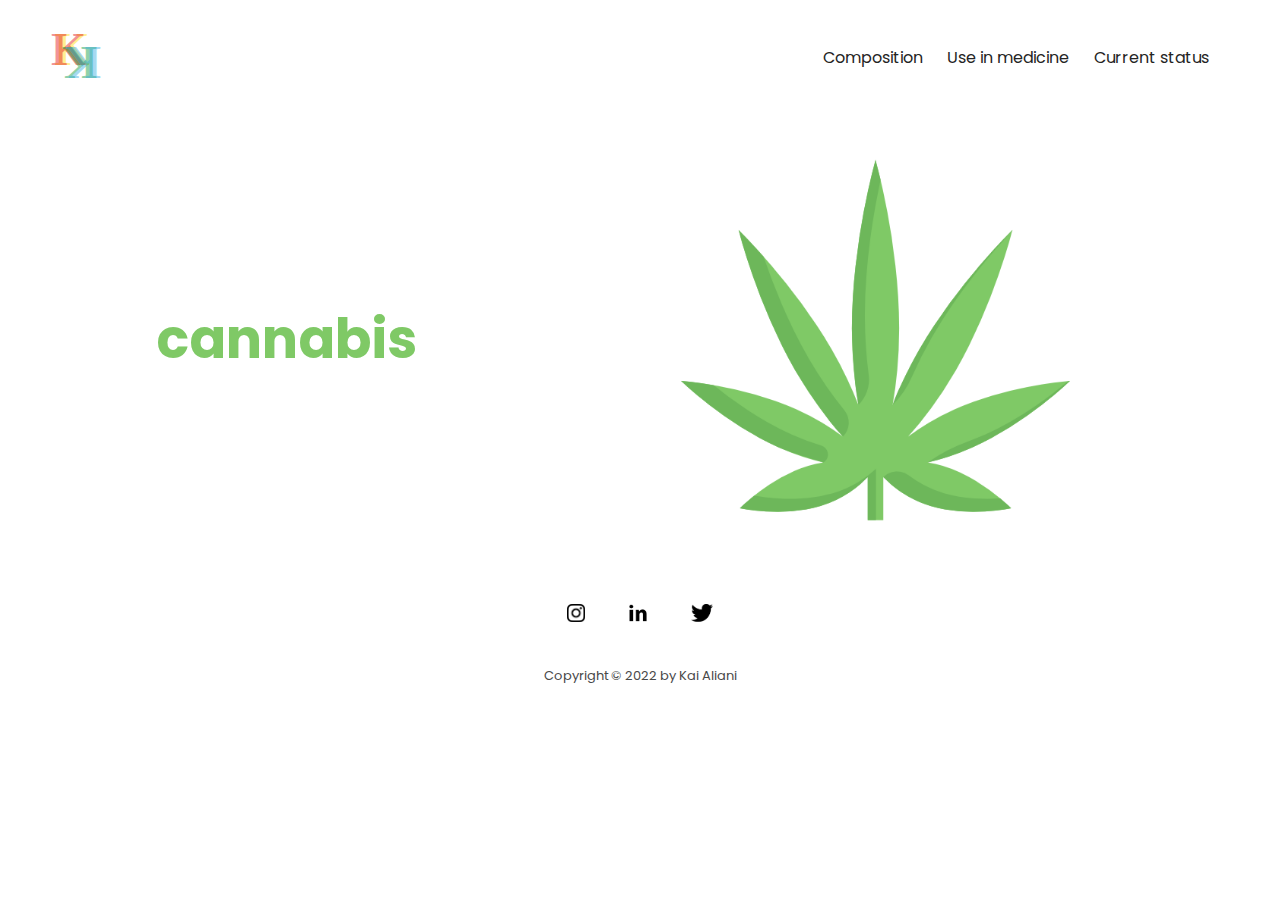
<file: index.html>
<!DOCTYPE html>
<html lang="en">
<head>
    <meta charset="UTF-8">
    <meta http-equiv="X-UA-Compatible" content="IE=edge">
    <meta name="viewport" content="width=device-width, initial-scale=1.0">
    <title>Cannabis</title>
    <link rel="stylesheet" href="style.css">
    <link rel="preconnect" href="https://fonts.googleapis.com">
    <link rel="preconnect" href="https://fonts.gstatic.com" crossorigin>
    <link href="https://fonts.googleapis.com/css2?family=Poppins:wght@400;500;600&display=swap" rel="stylesheet">
    <link rel="apple-touch-icon" sizes="180x180" href="/apple-touch-icon.png">
    <link rel="icon" type="image/png" sizes="32x32" href="/favicon-32x32.png">
    <link rel="icon" type="image/png" sizes="16x16" href="/favicon-16x16.png">
    <link rel="manifest" href="/site.webmanifest">
    <link rel="mask-icon" href="/safari-pinned-tab.svg" color="#5bbad5">
    <meta name="msapplication-TileColor" content="#da532c">
    <meta name="theme-color" content="#ffffff">
</head>
<body>
    
    <div class="container">
        <div class="navbar">
            <a href="index.html"><img src="logo-7.svg" class="logo" alt="logo"></a>
            <nav class="nav1">
                <ul>
                    <li><a href="composition.html">Composition</a></li>
                    <li><a href="medicine.html">Use in medicine</a></li>
                    <li><a href="current-status.html">Current status</a></li>
                </ul>
            </nav>
        </div>

        <div class="row">
            <div class="col-1">
                <h2>cannabis</h2>
            </div>
            <div class="col-2">
                <img src="weed-leaf.svg" class="weedleaf" alt="weed-leaf">
            </div>
    </div>
    <footer>
        <div class="social-links">
            <a href="https://www.instagram.com/kai_aliani/" target=”_blank”><img src="insta-logo.svg" alt="instagram"></a>
            <a href="https://www.linkedin.com/in/kaialiani/" target=”_blank”><img src="linkedin-logo.svg" alt="linkedin"></a>
            <a href="https://twitter.com/kaianza" target=”_blank”><img src="twitter-logo.svg" alt="twitter"></a>
        </div>
        <p>Copyright © 2022 by Kai Aliani</p>
    </footer>
        
</body>
</html>
</file>
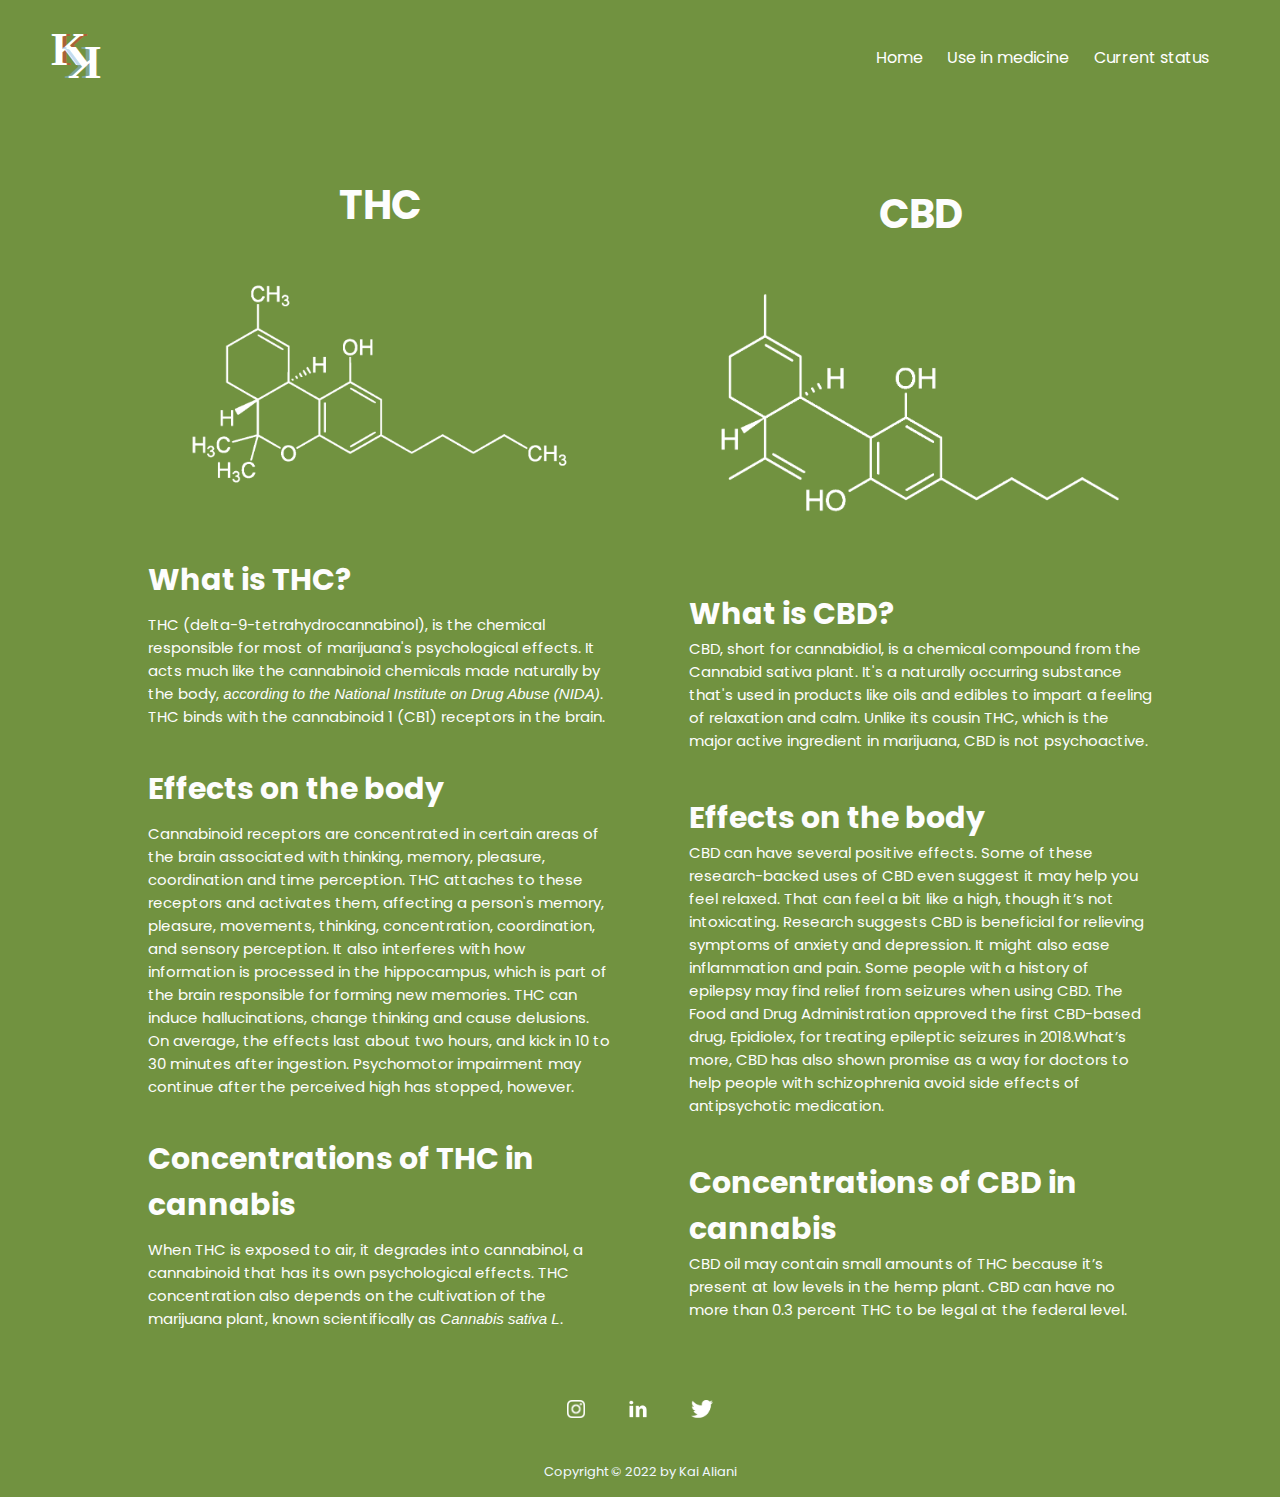
<file: composition.html>
<!DOCTYPE html>
<html lang="en">
<head>
    <meta charset="UTF-8">
    <meta http-equiv="X-UA-Compatible" content="IE=edge">
    <meta name="viewport" content="width=device-width, initial-scale=1.0">
    <title>Composition</title>
    <link rel="stylesheet" href="style.css">
    <link rel="preconnect" href="https://fonts.googleapis.com">
    <link rel="preconnect" href="https://fonts.gstatic.com" crossorigin>
    <link href="https://fonts.googleapis.com/css2?family=Poppins:wght@400;500;600&display=swap" rel="stylesheet">
    <link rel="apple-touch-icon" sizes="180x180" href="/apple-touch-icon.png">
    <link rel="icon" type="image/png" sizes="32x32" href="/favicon-32x32.png">
    <link rel="icon" type="image/png" sizes="16x16" href="/favicon-16x16.png">
    <link rel="manifest" href="/site.webmanifest">
    <link rel="mask-icon" href="/safari-pinned-tab.svg" color="#5bbad5">
    <meta name="msapplication-TileColor" content="#da532c">
    <meta name="theme-color" content="#ffffff">
</head>
<body style="background-color: #719240;">
     
    <div class="container">
        <div class="navbarcomp">
            <a href="index.html"><img src="logo-10.svg" class="logo" alt="logo"></a>
            <nav class="nav3">
                <ul>
                    <li><a href="index.html">Home</a></li>
                    <li><a href="medicine.html">Use in medicine</a></li>
                    <li><a href="current-status.html">Current status</a></li>
                </ul>
            </nav>
        </div>

        <div class="comprow">
            <div class="col-3">
                <h2>THC</h2>
                <img src="thc-1.svg" alt="thc">
                <h3>What is THC?</h3>
                <p>
                    THC (delta-9-tetrahydrocannabinol), is the chemical responsible for most of marijuana's psychological effects. It acts much like the cannabinoid chemicals made naturally by the body, <em>according to the National Institute on Drug Abuse (NIDA)</em>. THC binds with the cannabinoid 1 (CB1) receptors in the brain.
                </p>
                    <br>
                <h3>Effects on the body</h3>
                <p>
                    Cannabinoid receptors are concentrated in certain areas of the brain associated with thinking, memory, pleasure, coordination and time perception. THC attaches to these receptors and activates them, affecting a person's memory, pleasure, movements, thinking, concentration, coordination, and sensory perception. It also interferes with how information is processed in the hippocampus, which is part of the brain responsible for forming new memories. THC can induce hallucinations, change thinking and cause delusions. On average, the effects last about two hours, and kick in 10 to 30 minutes after ingestion. Psychomotor impairment may continue after the perceived high has stopped, however.
                </p>
                <br>
                <h3>Concentrations of THC in cannabis</h3>
                <p>
                    When THC is exposed to air, it degrades into cannabinol, a cannabinoid that has its own psychological effects. THC concentration also depends on the cultivation of the marijuana plant, known scientifically as <em>Cannabis sativa L</em>.
                </p>
            </div>
            <div class="col-4">
                <h2>CBD</h2>
            <img src="cbd.svg" alt="cbd">
            <h3>What is CBD?</h3>
            <p>
                CBD, short for cannabidiol, is a chemical compound from the Cannabid sativa plant. It's a naturally occurring substance that's used in products like oils and edibles to impart a feeling of relaxation and calm. Unlike its cousin THC, which is the major active ingredient in marijuana, CBD is not psychoactive.
            </p>
            <br>
            <h3>Effects on the body</h3>
            <p>
                CBD can have several positive effects. Some of these research-backed uses of CBD even suggest it may help you feel relaxed. That can feel a bit like a high, though it’s not intoxicating. Research suggests CBD is beneficial for relieving symptoms of anxiety and depression. It might also ease inflammation and pain. Some people with a history of epilepsy may find relief from seizures when using CBD. The Food and Drug Administration approved the first CBD-based drug, Epidiolex, for treating epileptic seizures in 2018.What’s more, CBD has also shown promise as a way for doctors to help people with schizophrenia avoid side effects of antipsychotic medication.
            </p>
            <br>
            <h3>Concentrations of CBD in cannabis</h3>
            <p>
                CBD oil may contain small amounts of THC because it’s present at low levels in the hemp plant. CBD can have no more than 0.3 percent THC to be legal at the federal level.
            </p>
            </div>
        </div>
    </div>
    <footer>
        <div class="social-links">
            <a href="https://www.instagram.com/kai_aliani/" target=”_blank”><img src="insta-logo-white.svg" alt="instagram"></a>
            <a href="https://www.linkedin.com/in/kaialiani/" target=”_blank”><img src="linkedin-logo-white.svg" alt="linkedin"></a>
            <a href="https://twitter.com/kaianza" target=”_blank”><img src="twitter-logo-white.svg" alt="twitter"></a>
        </div>
        <p style="color: aliceblue;">Copyright © 2022 by Kai Aliani</p>
    </footer>
</body>
</html>
</file>
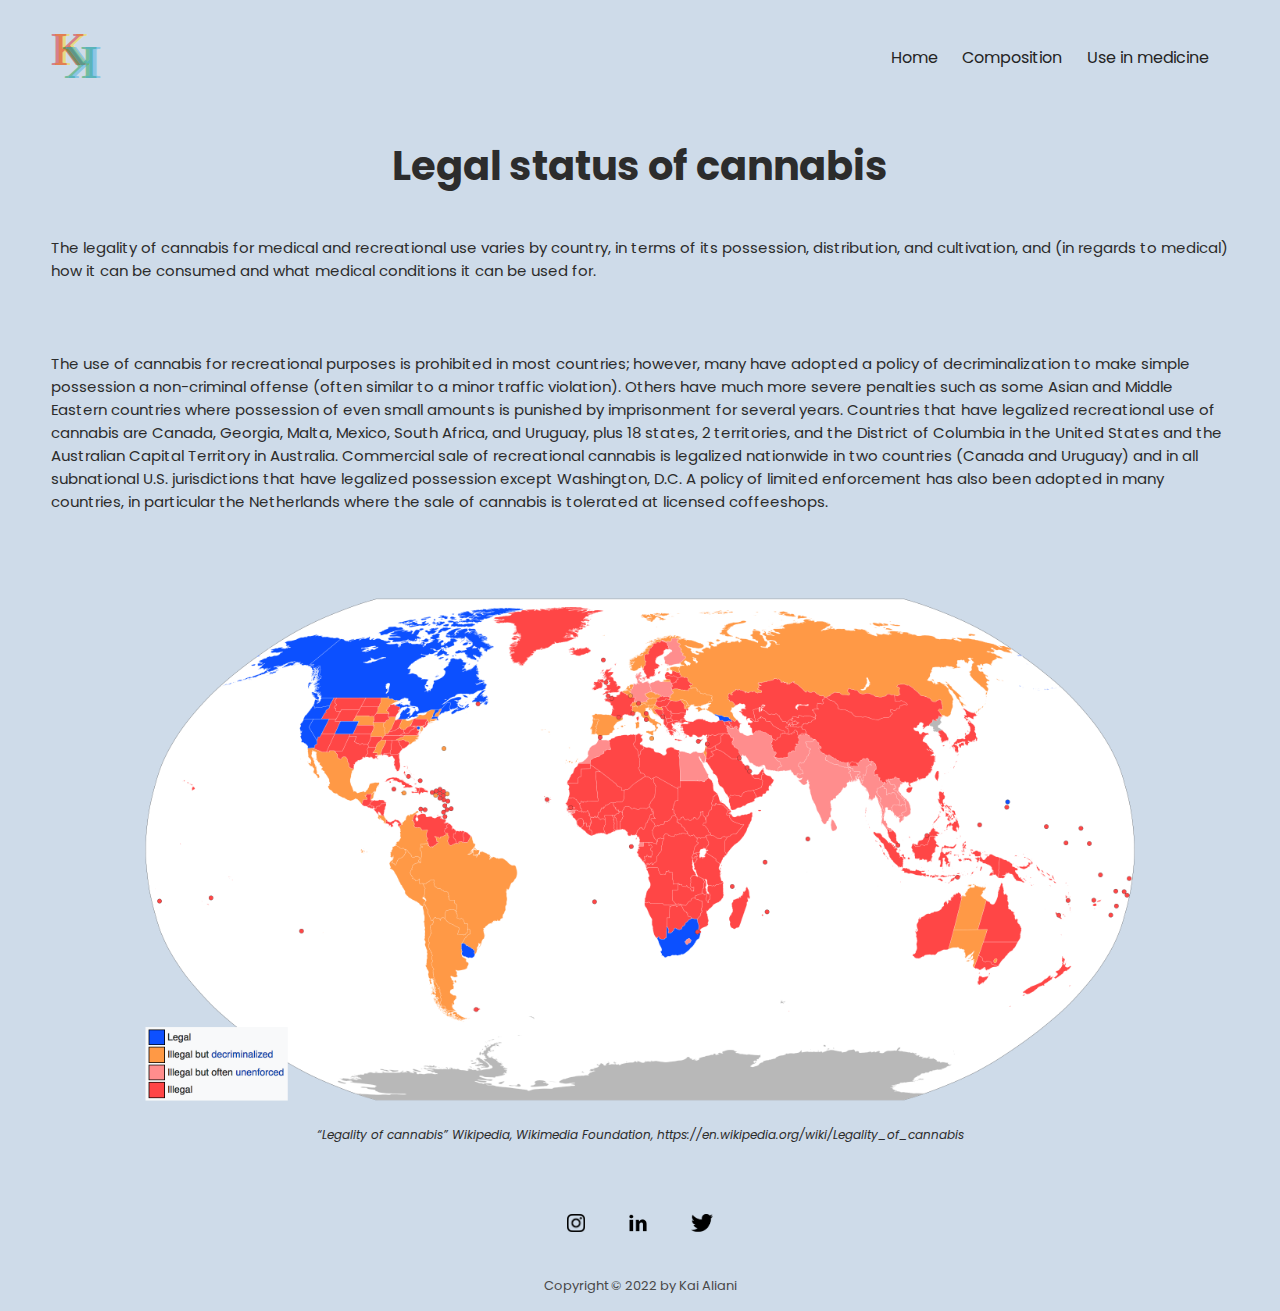
<file: current-status.html>
<!DOCTYPE html>
<html lang="en">
<head>
    <meta charset="UTF-8">
    <meta http-equiv="X-UA-Compatible" content="IE=edge">
    <meta name="viewport" content="width=device-width, initial-scale=1.0">
    <title>Current status</title>
    <link rel="stylesheet" href="style.css">
    <link rel="preconnect" href="https://fonts.googleapis.com">
    <link rel="preconnect" href="https://fonts.gstatic.com" crossorigin>
    <link href="https://fonts.googleapis.com/css2?family=Poppins:wght@400;500;600&display=swap" rel="stylesheet">
    <link rel="apple-touch-icon" sizes="180x180" href="/apple-touch-icon.png">
    <link rel="icon" type="image/png" sizes="32x32" href="/favicon-32x32.png">
    <link rel="icon" type="image/png" sizes="16x16" href="/favicon-16x16.png">
    <link rel="manifest" href="/site.webmanifest">
    <link rel="mask-icon" href="/safari-pinned-tab.svg" color="#5bbad5">
    <meta name="msapplication-TileColor" content="#da532c">
    <meta name="theme-color" content="#ffffff">
</head>
<body style="background-color: rgb(206, 219, 233);">
    
    <div class="container">
        <div class="navbar">
            <a href="index.html"><img src="logo-7.svg" class="logo" alt="logo"></a>
            <nav class="nav1">
                <ul>
                    <li><a href="index.html">Home</a></li>
                    <li><a href="composition.html">Composition</a></li>
                    <li><a href="medicine.html">Use in medicine</a></li>
                </ul>
            </nav>
        </div>

        <div class="statrow">
            <div class="col-6">
                <h2>Legal status of cannabis</h2>
                <p>The legality of cannabis for medical and recreational use varies by country, in terms of its possession, distribution, and cultivation, and (in regards to medical) how it can be consumed and what medical conditions it can be used for.
                </p>
                <p>
                    The use of cannabis for recreational purposes is prohibited in most countries; however, many have adopted a policy of decriminalization to make simple possession a non-criminal offense (often similar to a minor traffic violation). Others have much more severe penalties such as some Asian and Middle Eastern countries where possession of even small amounts is punished by imprisonment for several years. Countries that have legalized recreational use of cannabis are Canada, Georgia, Malta, Mexico, South Africa, and Uruguay, plus 18 states, 2 territories, and the District of Columbia in the United States and the Australian Capital Territory in Australia. Commercial sale of recreational cannabis is legalized nationwide in two countries (Canada and Uruguay) and in all subnational U.S. jurisdictions that have legalized possession except Washington, D.C. A policy of limited enforcement has also been adopted in many countries, in particular the Netherlands where the sale of cannabis is tolerated at licensed coffeeshops.
                </p>
                <fig>
                    <img src="cannamap.png" alt="cannabis-map">
                    <figcaption>“Legality of cannabis” Wikipedia, Wikimedia Foundation, https://en.wikipedia.org/wiki/Legality_of_cannabis</figcaption>
                </fig>
                
            </div>
        </div>
        <footer>
            <div class="social-links">
                <a href="https://www.instagram.com/kai_aliani/" target=”_blank”><img src="insta-logo.svg" alt="instagram"></a>
                <a href="https://www.linkedin.com/in/kaialiani/" target=”_blank”><img src="linkedin-logo.svg" alt="linkedin"></a>
                <a href="https://twitter.com/kaianza" target=”_blank”><img src="twitter-logo.svg" alt="twitter"></a>
            </div>
            <p>Copyright © 2022 by Kai Aliani</p>
        </footer>
    </div>
</body>
</html>
</file>
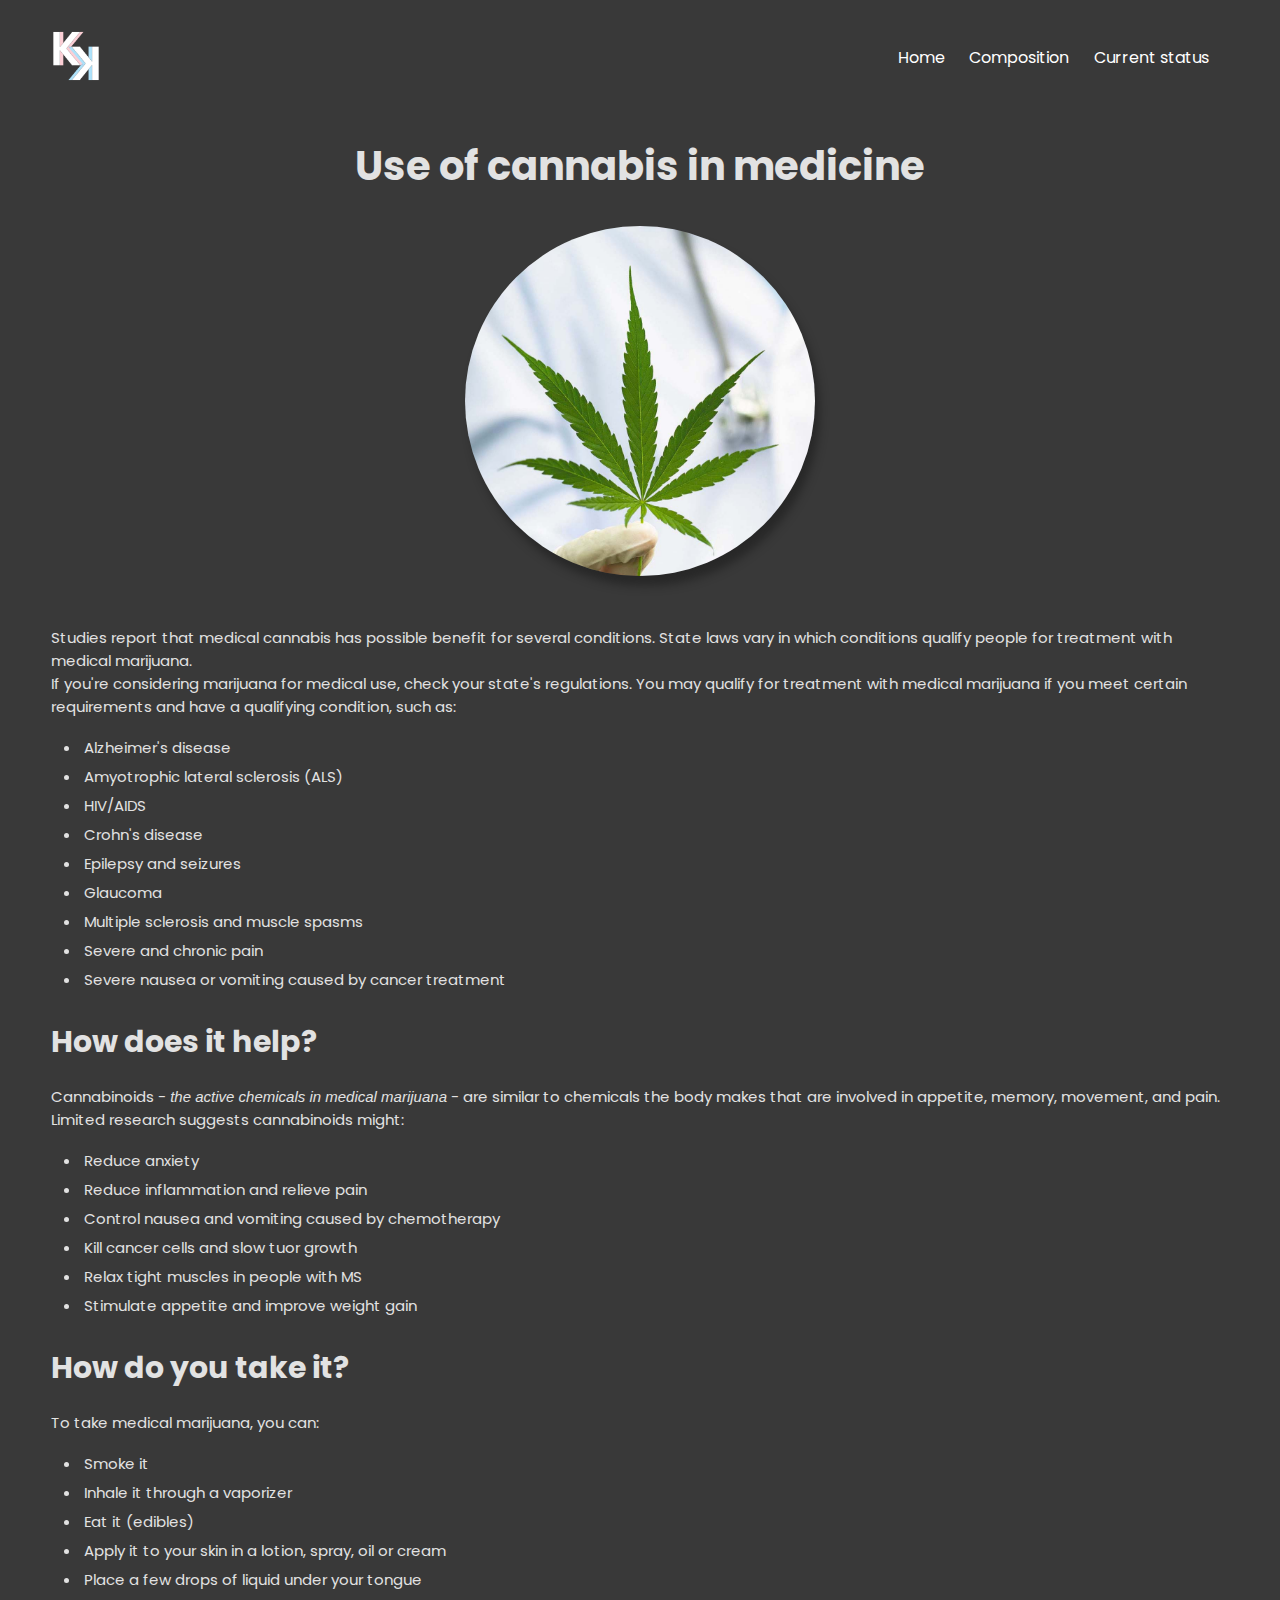
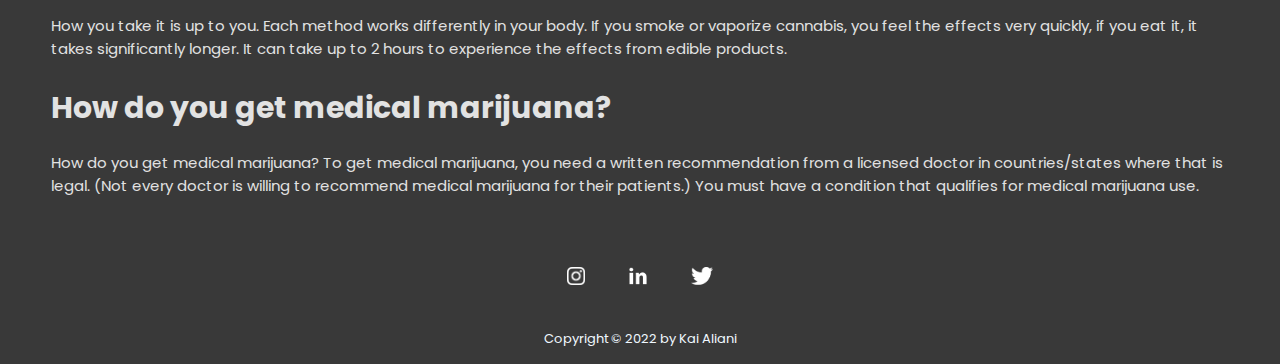
<file: medicine.html>
<!DOCTYPE html>
<html lang="en">
<head>
    <meta charset="UTF-8">
    <meta http-equiv="X-UA-Compatible" content="IE=edge">
    <meta name="viewport" content="width=device-width, initial-scale=1.0">
    <title>Use in medicine</title>
    <link rel="stylesheet" href="style.css">
    <link rel="preconnect" href="https://fonts.googleapis.com">
    <link rel="preconnect" href="https://fonts.gstatic.com" crossorigin>
    <link href="https://fonts.googleapis.com/css2?family=Poppins:wght@400;500;600&display=swap" rel="stylesheet">
    <link rel="apple-touch-icon" sizes="180x180" href="/apple-touch-icon.png">
    <link rel="icon" type="image/png" sizes="32x32" href="/favicon-32x32.png">
    <link rel="icon" type="image/png" sizes="16x16" href="/favicon-16x16.png">
    <link rel="manifest" href="/site.webmanifest">
    <link rel="mask-icon" href="/safari-pinned-tab.svg" color="#5bbad5">
    <meta name="msapplication-TileColor" content="#da532c">
    <meta name="theme-color" content="#ffffff">
</head>
<body style="background-color: #393939;">
    
    <div class="container">
        <div class="navbar">
            <a href="index.html"><img src="logo-4.svg" class="logo" alt="logo"></a>
            
            <nav class="nav2">
                <ul>
                    <li><a href="index.html">Home</a></li>
                    <li><a href="composition.html">Composition</a></li>
                    <li><a href="current-status.html">Current status</a></li>
                </ul>
            </nav>
        </div>

        <div class="medrow">
            <div class="col-5">
                <h2>Use of cannabis in medicine</h2>
                <img src="medicine.jpg" alt="medicine">
                <p>
                    Studies report that medical cannabis has possible benefit for several conditions. State laws vary in which conditions qualify people for treatment with medical marijuana. <br> If you're considering marijuana for medical use, check your state's regulations.
                    You may qualify for treatment with medical marijuana if you meet certain requirements and have a qualifying condition, such as:</p>
                    <ul>
                        <li>Alzheimer's disease</li>
                        <li>Amyotrophic lateral sclerosis (ALS)</li>
                        <li>HIV/AIDS</li>
                        <li>Crohn's disease</li>
                        <li>Epilepsy and seizures</li>
                        <li>Glaucoma</li>
                        <li>Multiple sclerosis and muscle spasms</li>
                        <li>Severe and chronic pain</li>
                        <li>Severe nausea or vomiting caused by cancer treatment</li>
                    </ul>
                <h3>How does it help?</h3>
                <p>
                    Cannabinoids - <em>the active chemicals in medical marijuana</em> - are similar to chemicals the body makes that are involved in appetite, memory, movement, and pain.
                    Limited research suggests cannabinoids might:</p>
                    <ul>
                        <li>Reduce anxiety</li>
                        <li>Reduce inflammation and relieve pain</li>
                        <li>Control nausea and vomiting caused by chemotherapy</li>
                        <li>Kill cancer cells and slow tuor growth</li>
                        <li>Relax tight muscles in people with MS</li>
                        <li>Stimulate appetite and improve weight gain</li>
                    </ul>
                <h3>How do you take it?</h3>
                <p>
                    To take medical marijuana, you can:</p>
                    <ul>
                        <li>Smoke it</li>
                        <li>Inhale it through a vaporizer</li>
                        <li>Eat it (edibles)</li>
                        <li>Apply it to your skin in a lotion, spray, oil or cream</li>
                        <li>Place a few drops of liquid under your tongue</li>
                    </ul>
                <p>
                    How you take it is up to you. Each method works differently in your body. If you smoke or vaporize cannabis, you feel the effects very quickly, if you eat it, it takes significantly longer. It can take up to 2 hours to experience the effects from edible products.
                </p>
                <h3>How do you get medical marijuana?</h3>
                <p>
                    How do you get medical marijuana? To get medical marijuana, you need a written recommendation from a licensed doctor in countries/states where that is legal. (Not every doctor is willing to recommend medical marijuana for their patients.) You must have a condition that qualifies for medical marijuana use. 
                </p>
            </div>
    </div>

    <footer>
        <div class="social-links">
            <a href="https://www.instagram.com/kai_aliani/" target=”_blank”><img src="insta-logo-white.svg" alt="instagram"></a>
            <a href="https://www.linkedin.com/in/kaialiani/" target=”_blank”><img src="linkedin-logo-white.svg" alt="linkedin"></a>
            <a href="https://twitter.com/kaianza" target=”_blank”><img src="twitter-logo-white.svg" alt="twitter"></a>
        </div>
        <p style="color: aliceblue;">Copyright © 2022 by Kai Aliani</p>
    </footer>
</body>
</html>
</file>
<file: style.css>
*{
    margin: 0;
    padding: 0;
    font-family: sans-serif;
}

.container {
    width: 100%;
    min-height: 100vh;
    padding-left: 4%;
    padding-right: 4%;
    box-sizing: border-box;
    overflow: hidden;
    font-family: 'Poppins', sans-serif;
}

.navbar {
    width: 100%;
    display: flex;
    align-items: center;
}

.navbarcomp {
    width: 100%;
    display: flex;
    align-items: center;
}

.logo {
    width: 50px;
    margin: 20px 0;
}

nav {
    flex: 1;
    text-align: right;
}

nav ul li {
    list-style: none;
    display: inline-block;
    margin-right: 20px;
}

.nav1 ul li a {
    text-decoration: none;
    color: rgb(36, 36, 36);
    font-size: 16px;
    font-family: 'Poppins', sans-serif;
}

.nav2 ul li a {
    text-decoration: none;
    color: rgb(255, 255, 255);
    font-size: 16px;
    font-family: 'Poppins', sans-serif;
}

nav ul li a:hover {
    color: rgb(91, 165, 42);
}

.nav3 ul li a:hover {
    color: rgb(50, 70, 37);
}

.nav3 ul li a {
    text-decoration: none;
    color: rgb(255, 255, 255);
    font-size: 16px;
    font-family: 'Poppins', sans-serif;
}

.row {
    display: flex;
    justify-content: space-between;
    align-items: center;
    margin-top: 30px;
}

.comprow {
    display: flex;
    justify-content: space-evenly;
    align-items: center;
    margin-left: 20px;
    margin-top: 5%;
}

.medrow {
    display: flex;
    justify-content: space-between;
    align-items: center;
}

.statrow {
    display: flex;
    justify-content: space-between;
    align-items: center;
}

footer {margin-top: 50px;
}

footer p {
    font-size: 13px;
    font-family: 'Poppins', sans-serif;
    color: rgb(73, 73, 73);
    padding-top: 20px;
    text-align: center;
    padding-bottom: 15px;
}

.col-1 {
    flex-basis: 40%;
    position: relative;
}

.col-1 h2 {
    font-size: 54px;
    font-family: 'Poppins', sans-serif;
    color: #7FC966;
    text-align: center;
}

.col-2 {
    position: relative;
    flex-basis: 60%;
    display: flex;
    align-items: center;
    justify-content: center;
}

.col-2 .weedleaf {
    width: 55%;
}

.col-3 {
    flex-basis: 40%;
    position: relative;
}

.col-3 h2 {
    font-size: 40px;
    font-family: 'Poppins', sans-serif;
    color: rgb(253, 253, 253);
    text-align: center;
}

.col-3 h3{
    font-size: 30px;
    font-family: 'Poppins', sans-serif;
    color: rgb(253, 253, 253);
    padding-bottom: 10px;
    padding-top: 20px;
}

.col-3 p {
    font-size: 15px;
    font-family: 'Poppins', sans-serif;
    color: rgb(253, 253, 253);
}

.col-3 img {
    width: 100%;
    padding-top: 20px;
    padding-bottom: 20px;
}
.col-4 {
    flex-basis: 40%;
    position: relative;
}

.col-4 h2 {
    font-size: 40px;
    font-family: 'Poppins', sans-serif;
    color: rgb(253, 253, 253);
    text-align: center;
}

.col-4 h3{
    font-size: 30px;
    font-family: 'Poppins', sans-serif;
    color: rgb(253, 253, 253);
    padding-top: 25px;
}

.col-4 p {
    font-size: 15px;
    font-family: 'Poppins', sans-serif;
    color: rgb(253, 253, 253);
}

.col-4 img {
    width: 100%;
    padding-top: 20px;
    padding-bottom: 25px;
    
}

.col-5 {
    position: relative;
}
.col-5 h2 {
    font-size: 40px;
    font-family: 'Poppins', sans-serif;
    color: rgb(226, 226, 226);
    margin-top: 20px;
    text-align: center;
}

.col-5 h3{
    font-size: 30px;
    font-family: 'Poppins', sans-serif;
    color: rgb(226, 226, 226);
    padding-top: 25px;
}

.col-5 p {
    font-size: 15px;
    font-family: 'Poppins', sans-serif;
    color: rgb(226, 226, 226);
    padding-top: 20px;
}

.col-5 ul {
    padding-left: 30px;
    padding-top: 15px;
}

.col-5 ul li {
    font-size: 15px;
    font-family: 'Poppins', sans-serif;
    color: rgb(226, 226, 226);
    padding: 3px;
}

.col-5 img {
    border-radius: 50%;
    display: block;
    margin-left: auto;
    margin-right: auto;
    width: 350px;
    margin-top: 30px;
    margin-bottom: 30px;
    box-shadow: 5px 10px 9px rgba(29, 29, 29, 0.596);
}

.col-6 {
    position: relative;
}

.col-6 figcaption {
    font-size: 12px;
    font-family: 'Poppins', sans-serif;
    color: rgb(44, 44, 44);
    padding-top: 20px;
    font-style: italic;
    text-align: center;
}

.col-6 img {
    width: 1000px;
    display: block;
    margin-left: auto;
    margin-right: auto;
    padding-top: 50px;
}

.col-6 h2 {
    font-size: 40px;
    font-family: 'Poppins', sans-serif;
    color: rgb(44, 44, 44);
    margin-top: 20px;
    text-align: center;
}

.col-6 h3{
    font-size: 30px;
    font-family: 'Poppins', sans-serif;
    color: rgb(46, 46, 46);
    padding-top: 25px;
}

.col-6 p {
    font-size: 15px;
    font-family: 'Poppins', sans-serif;
    color: rgb(44, 44, 44);
    padding-top: 40px;
    padding-bottom: 30px;
}

.social-links img {
    height: 18px;
    margin: 20px;
    cursor: pointer;
}

.social-links {
    text-align: center;
}

.social-links a:hover {
    border-color: #7FC966;

}


@media only screen and (max-width:700px) {
    

    nav ul {
        width: 100%;
        position: absolute;
        top: 75px;
        right: 0;
        z-index: 2;
    }

    nav ul li {
        display: block;
        margin-top: 10px;
        margin-bottom: 10px;
    }

    nav ul li a {
        font-size: 14px;
    }

    .row {
        flex-direction: column-reverse;
        margin: 50px 0;
    }

    .comprow {
        flex-direction: column;
        margin: 5px 0;
    }

    .medrow {
        flex-direction: column;
        display: flex;
        justify-content: space-between;
        align-items: center;
        margin-top: 80px;
        padding-top: 30px;
    }

    .col-2 {
        flex-basis: 100%;
        margin-bottom: 50px;
        margin-top: 100px;
        justify-content: center;
    }

    .col-1 {
        flex-basis: 100%;
    }

    .col-1 h2 {
        font-size: 35px;
    }

    .col-3 {
        flex-basis: 100%;
        margin-top: 120px;
        justify-content: center;
    }

    .col-3 h2 {
        font-size: 35px;
        justify-content: center;
        text-align: center;
    }

    .col-3 h3 {
        font-size: 22px;
    }

    .col-3 p {
        font-size: 14px;
    }

    .col-4 {
        flex-basis: 100%;
        justify-content: center;
        margin-top: 60px;
        
    }

    .col-4 h2 {
        font-size: 35px;
        justify-content: center;
        text-align: center;
    }

    .col-4 h3 {
        font-size: 22px;
    }

    .col-4 p {
        font-size: 14px;
    }

    .col-5 {
        flex-basis: 100%;
    }

    .col-5 h2 {
        font-size: 32px;
        justify-content: center;
        text-align: center;
    }

    .col-5 h3 {
        font-size: 22px;
    }

    .col-5 p {
        font-size: 14px;
    }

    .col-5 img {
        border-radius: 50%;
        display: block;
        margin-left: auto;
        margin-right: auto;
        width: 200px;
        margin-top: 30px;
        margin-bottom: 30px;
        box-shadow: 5px 10px 9px rgba(20, 20, 20, 0.596);
    }

    .col-6 {
        flex-basis: 100%;
    }

    .col-6 {
        flex-basis: 100%;
        justify-content: center;
        margin-top: 60px;
        
    }

    .col-6 h2 {
        font-size: 35px;
        justify-content: center;
        text-align: center;
    }

    .col-6 h3 {
        font-size: 22px;
    }

    .col-6 p {
        font-size: 14px;
    }

    .col-6 img {
        width: 100%;
    }

    .statrow {
        flex-direction: column;
        display: flex;
        align-items: center;
        padding-top: 30px;
    }

    .container {
        padding-left: 10%;
        padding-right: 10%;
    }




}
</file>
